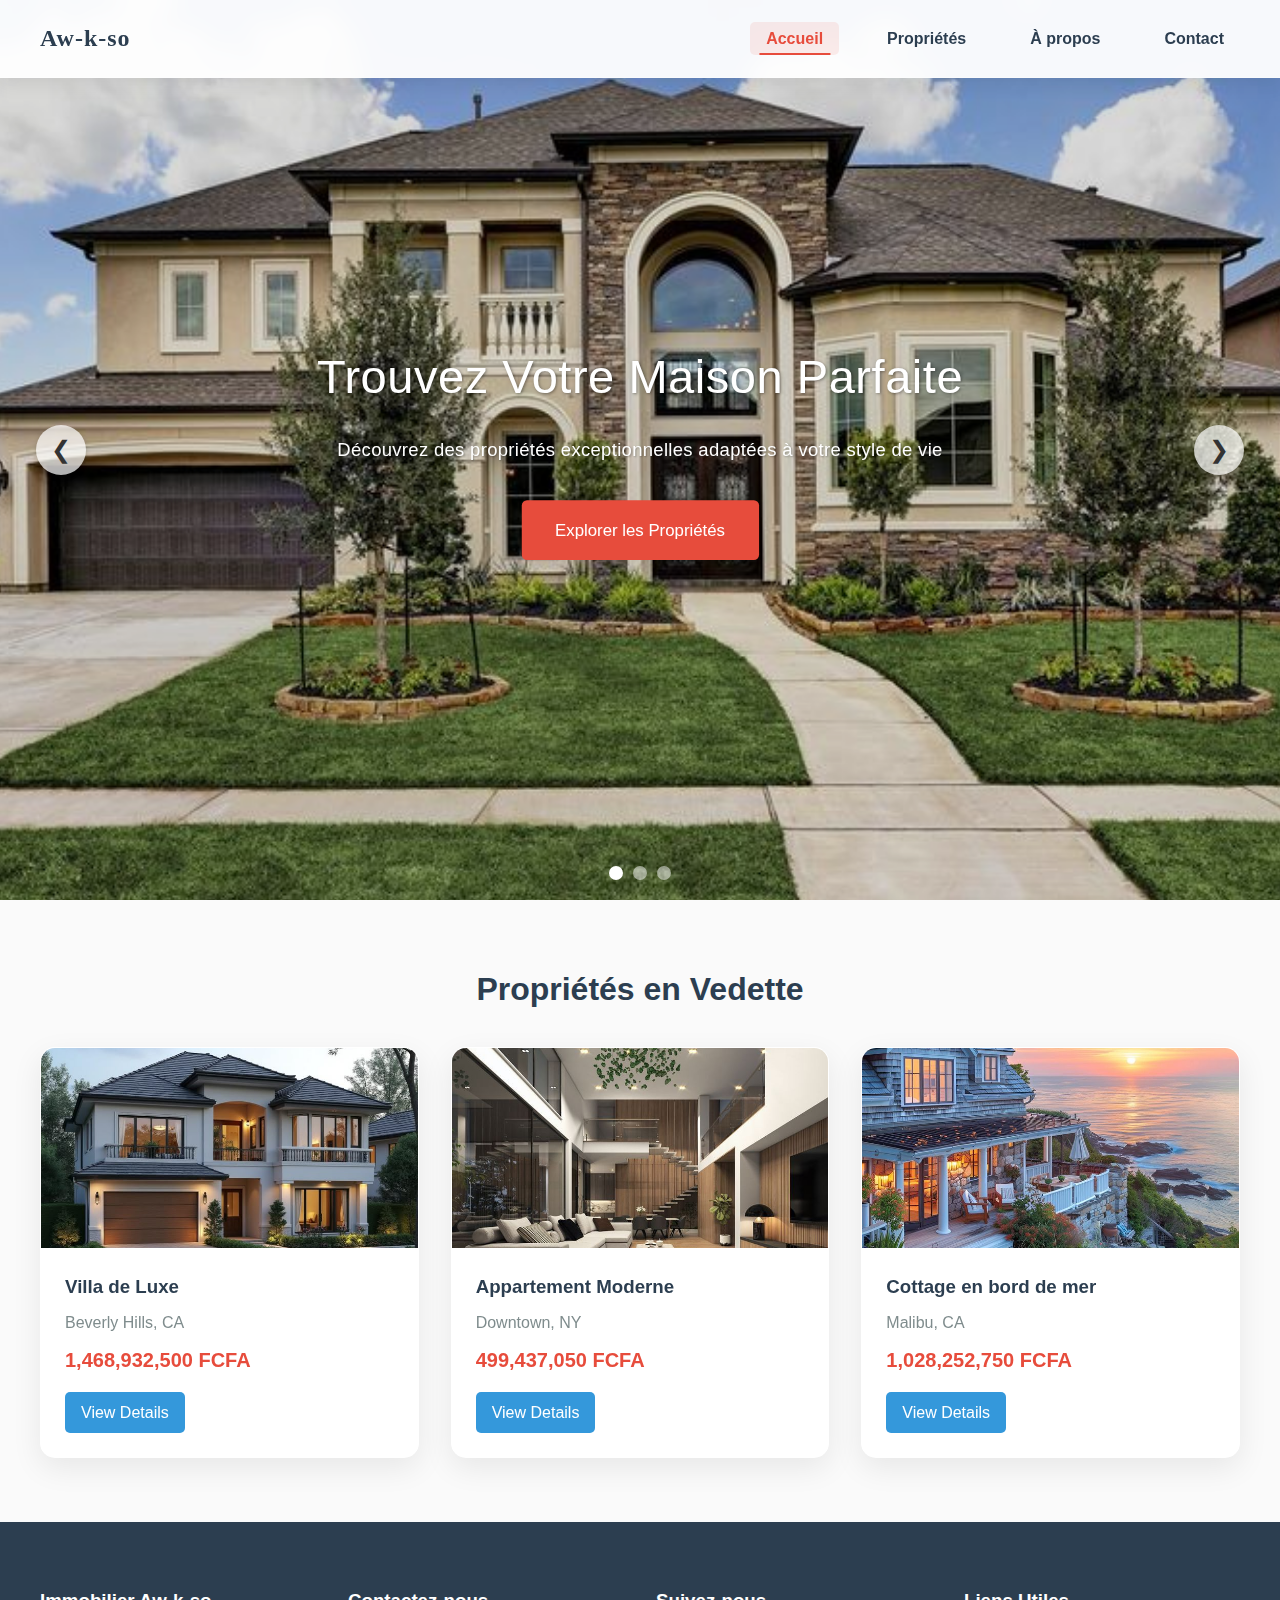
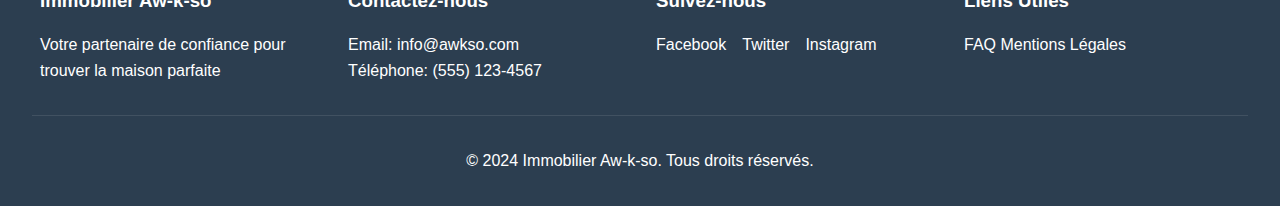
<file: index.html>
<!DOCTYPE html>
<html lang="fr">
<head>
    <meta charset="UTF-8">
    <meta name="viewport" content="width=device-width, initial-scale=1.0">
    <title>Aw-k-so - Votre Maison de Rêve Vous Attend</title>
    <link rel="stylesheet" href="css/style.css">
</head>
<body>
    <nav class="navbar">
        <a href="index.html" class="nav-brand">Aw-k-so</a>
        <ul class="nav-links">
            <li><a href="index.html" class="active">Accueil</a></li>
            <li><a href="properties.html">Propriétés</a></li>
            <li><a href="about.html">À propos</a></li>
            <li><a href="contact.html">Contact</a></li>
        </ul>
        <div class="menu-toggle">
            <span></span>
            <span></span>
            <span></span>
        </div>
    </nav>

    <header class="hero">
        <div class="slider">
            <div class="slide">
                <img src="images/home.jpg" alt="Luxury Villa with Mountain View">
                <div class="hero-content">
                    <h1>Trouvez Votre Maison Parfaite</h1>
                    <p>Découvrez des propriétés exceptionnelles adaptées à votre style de vie</p>
                    <a href="properties.html" class="cta-button">Explorer les Propriétés</a>
                </div>
            </div>
            <div class="slide">
                <img src="images/home1.jpg" alt="Modern Beachfront Property">
                <div class="hero-content">
                    <h1>Le Luxe Vous Attend</h1>
                    <p>Découvrez l'excellence de l'immobilier</p>
                    <a href="properties.html" class="cta-button">Voir les Propriétés</a>
                </div>
            </div>
            <div class="slide">
                <img src="images/home3.jpg" alt="Exclusive Penthouse View">
                <div class="hero-content">
                    <h1>Mode de Vie Exclusif</h1>
                    <p>Élevez votre expérience de vie avec des propriétés haut de gamme</p>
                    <a href="properties.html" class="cta-button">En Savoir Plus</a>
                </div>
            </div>
            <div class="slider-nav">
                <button class="prev">&#10094;</button>
                <button class="next">&#10095;</button>
            </div>
            <div class="slider-dots">
                <span class="dot active"></span>
                <span class="dot"></span>
                <span class="dot"></span>
            </div>
        </div>
    </header>

    <section class="featured-section">
        <h2>Propriétés en Vedette</h2>
        <div class="property-grid">
            <div class="property-card">
                <div class="property-image">
                    <img src="images/property1.jpg" alt="Villa de Luxe">
                </div>
                <div class="property-info">
                    <h3>Villa de Luxe</h3>
                    <p class="location">Beverly Hills, CA</p>
                    <p class="price">1,468,932,500 FCFA</p>
                    <a href="properties.html" class="view-details">View Details</a>
                </div>
            </div>
            <div class="property-card">
                <div class="property-image">
                    <img src="images/property2.jpg" alt="Modern Apartment">
                </div>
                <div class="property-info">
                    <h3>Appartement Moderne</h3>
                    <p class="location">Downtown, NY</p>
                    <p class="price">499,437,050 FCFA</p>
                    <a href="properties.html" class="view-details">View Details</a>
                </div>
            </div>
            <div class="property-card">
                <div class="property-image">
                    <img src="images/property3.jpg" alt="Seaside Cottage">
                </div>
                <div class="property-info">
                    <h3>Cottage en bord de mer</h3>
                    <p class="location">Malibu, CA</p>
                    <p class="price">1,028,252,750 FCFA</p>
                    <a href="properties.html" class="view-details">View Details</a>
                </div>
            </div>
        </div>
    </section>

    <footer class="footer">
        <div class="footer-content">
            <div class="footer-section">
                <h3>Immobilier Aw-k-so</h3>
                <p>Votre partenaire de confiance pour trouver la maison parfaite</p>
            </div>
            <div class="footer-section">
                <h3>Contactez-nous</h3>
                <p>Email: info@awkso.com</p>
                <p>Téléphone: (555) 123-4567</p>
            </div>
            <div class="footer-section">
                <h3>Suivez-nous</h3>
                <div class="social-links">
                    <a href="#">Facebook</a>
                    <a href="#">Twitter</a>
                    <a href="#">Instagram</a>
                </div>
            </div>
            <div class="footer-section">
                <h3>Liens Utiles</h3>
                <div class="footer-links">
                    <a href="faq.html">FAQ</a>
                    <a href="mentions-legales.html">Mentions Légales</a>
                </div>
            </div>
        </div>
        
        <div class="footer-bottom">
            <p>&copy; 2024 Immobilier Aw-k-so. Tous droits réservés.</p>
        </div>
    </footer>

    <script src="js/main.js"></script>
    <script src="js/slider.js"></script>
</body>
</html>
</file>
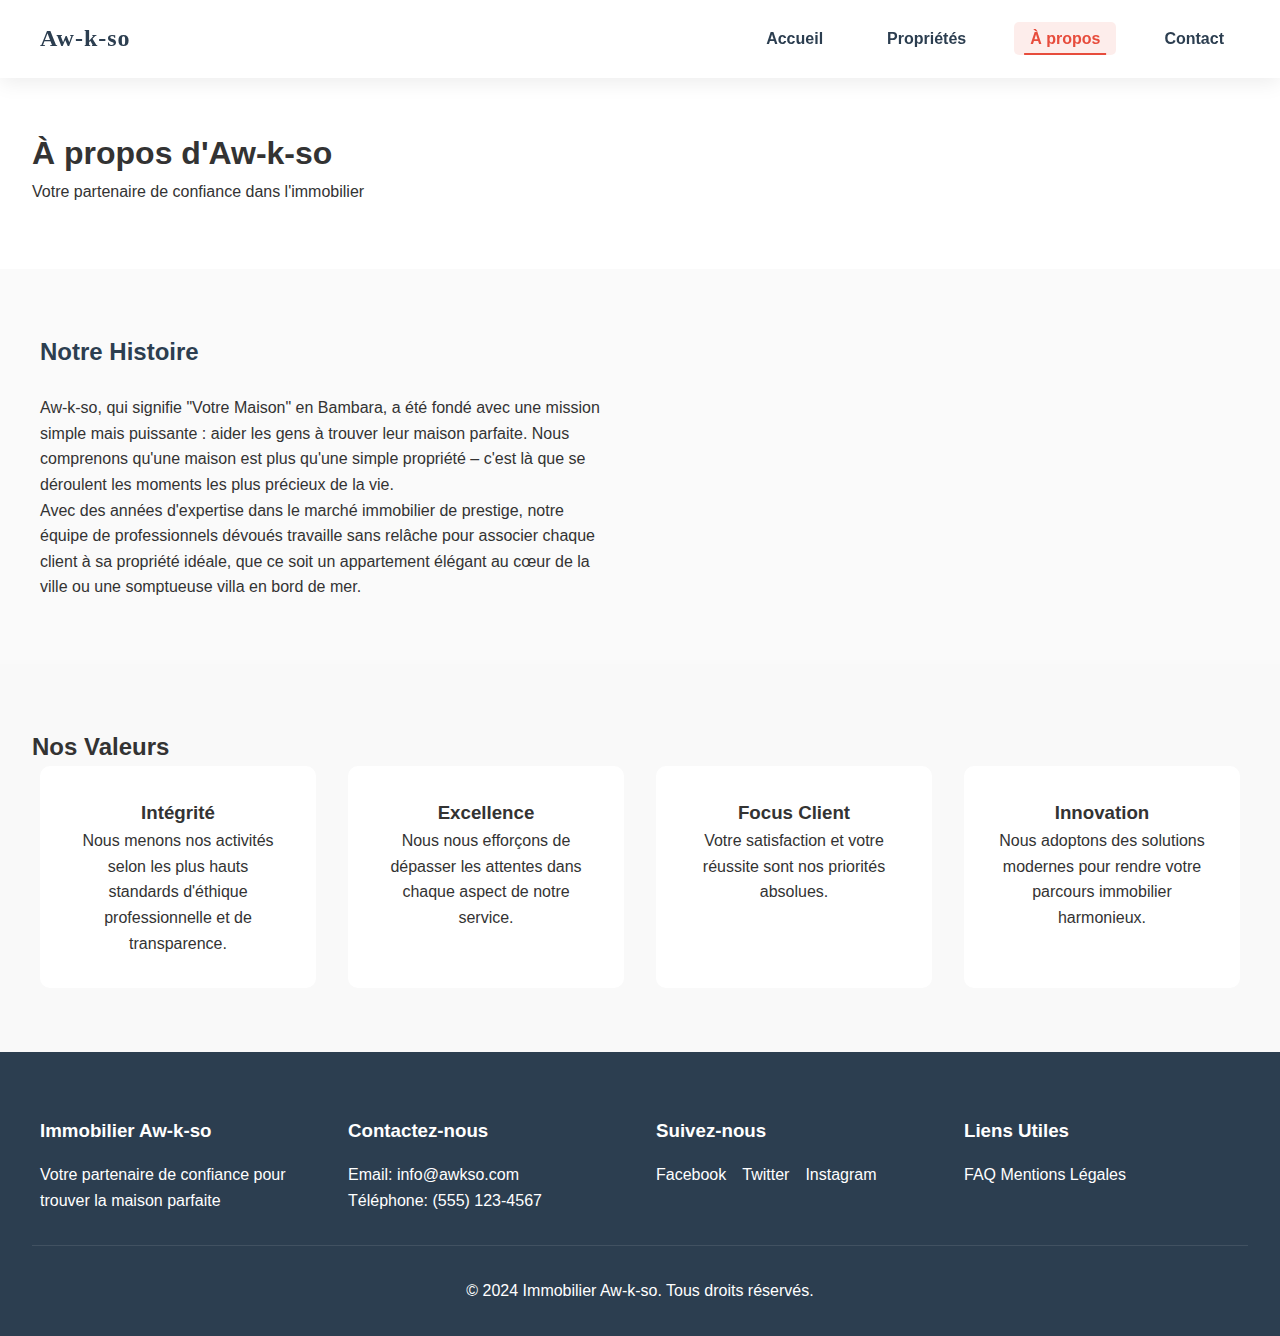
<file: about.html>
<!DOCTYPE html>
<html lang="fr">
<head>
    <meta charset="UTF-8">
    <meta name="viewport" content="width=device-width, initial-scale=1.0">
    <title>À propos - Immobilier Aw-k-so</title>
    <link rel="stylesheet" href="css/style.css">
</head>
<body>
    <nav class="navbar">
        <a href="index.html" class="nav-brand">Aw-k-so</a>
        <ul class="nav-links">
            <li><a href="index.html">Accueil</a></li>
            <li><a href="properties.html">Propriétés</a></li>
            <li><a href="about.html" class="active">À propos</a></li>
            <li><a href="contact.html">Contact</a></li>
        </ul>
        <div class="menu-toggle">
            <span></span>
            <span></span>
            <span></span>
        </div>
    </nav>

    <header class="page-header">
        <h1>À propos d'Aw-k-so</h1>
        <p>Votre partenaire de confiance dans l'immobilier</p>
    </header>

    <section class="about-section">
        <div class="about-content">
            <div class="about-text">
                <h2>Notre Histoire</h2>
                <p>Aw-k-so, qui signifie "Votre Maison" en Bambara, a été fondé avec une mission simple mais puissante : aider les gens à trouver leur maison parfaite. Nous comprenons qu'une maison est plus qu'une simple propriété – c'est là que se déroulent les moments les plus précieux de la vie.</p>
                <p>Avec des années d'expertise dans le marché immobilier de prestige, notre équipe de professionnels dévoués travaille sans relâche pour associer chaque client à sa propriété idéale, que ce soit un appartement élégant au cœur de la ville ou une somptueuse villa en bord de mer.</p>
            </div>
        </div>
    </section>

    <section class="values-section">
        <h2>Nos Valeurs</h2>
        <div class="values-grid">
            <div class="value-card">
                <h3>Intégrité</h3>
                <p>Nous menons nos activités selon les plus hauts standards d'éthique professionnelle et de transparence.</p>
            </div>
            <div class="value-card">
                <h3>Excellence</h3>
                <p>Nous nous efforçons de dépasser les attentes dans chaque aspect de notre service.</p>
            </div>
            <div class="value-card">
                <h3>Focus Client</h3>
                <p>Votre satisfaction et votre réussite sont nos priorités absolues.</p>
            </div>
            <div class="value-card">
                <h3>Innovation</h3>
                <p>Nous adoptons des solutions modernes pour rendre votre parcours immobilier harmonieux.</p>
            </div>
        </div>
    </section>

    <footer class="footer">
        <div class="footer-content">
            <div class="footer-section">
                <h3>Immobilier Aw-k-so</h3>
                <p>Votre partenaire de confiance pour trouver la maison parfaite</p>
            </div>
            <div class="footer-section">
                <h3>Contactez-nous</h3>
                <p>Email: info@awkso.com</p>
                <p>Téléphone: (555) 123-4567</p>
            </div>
            <div class="footer-section">
                <h3>Suivez-nous</h3>
                <div class="social-links">
                    <a href="#">Facebook</a>
                    <a href="#">Twitter</a>
                    <a href="#">Instagram</a>
                </div>
            </div>
            <div class="footer-section">
                <h3>Liens Utiles</h3>
                <div class="footer-links">
                    <a href="faq.html">FAQ</a>
                    <a href="mentions-legales.html">Mentions Légales</a>
                </div>
            </div>
        </div>
        <div class="footer-bottom">
            <p>&copy; 2024 Immobilier Aw-k-so. Tous droits réservés.</p>
        </div>
    </footer>

    <script src="js/main.js"></script>
</body>
</html>
</file>
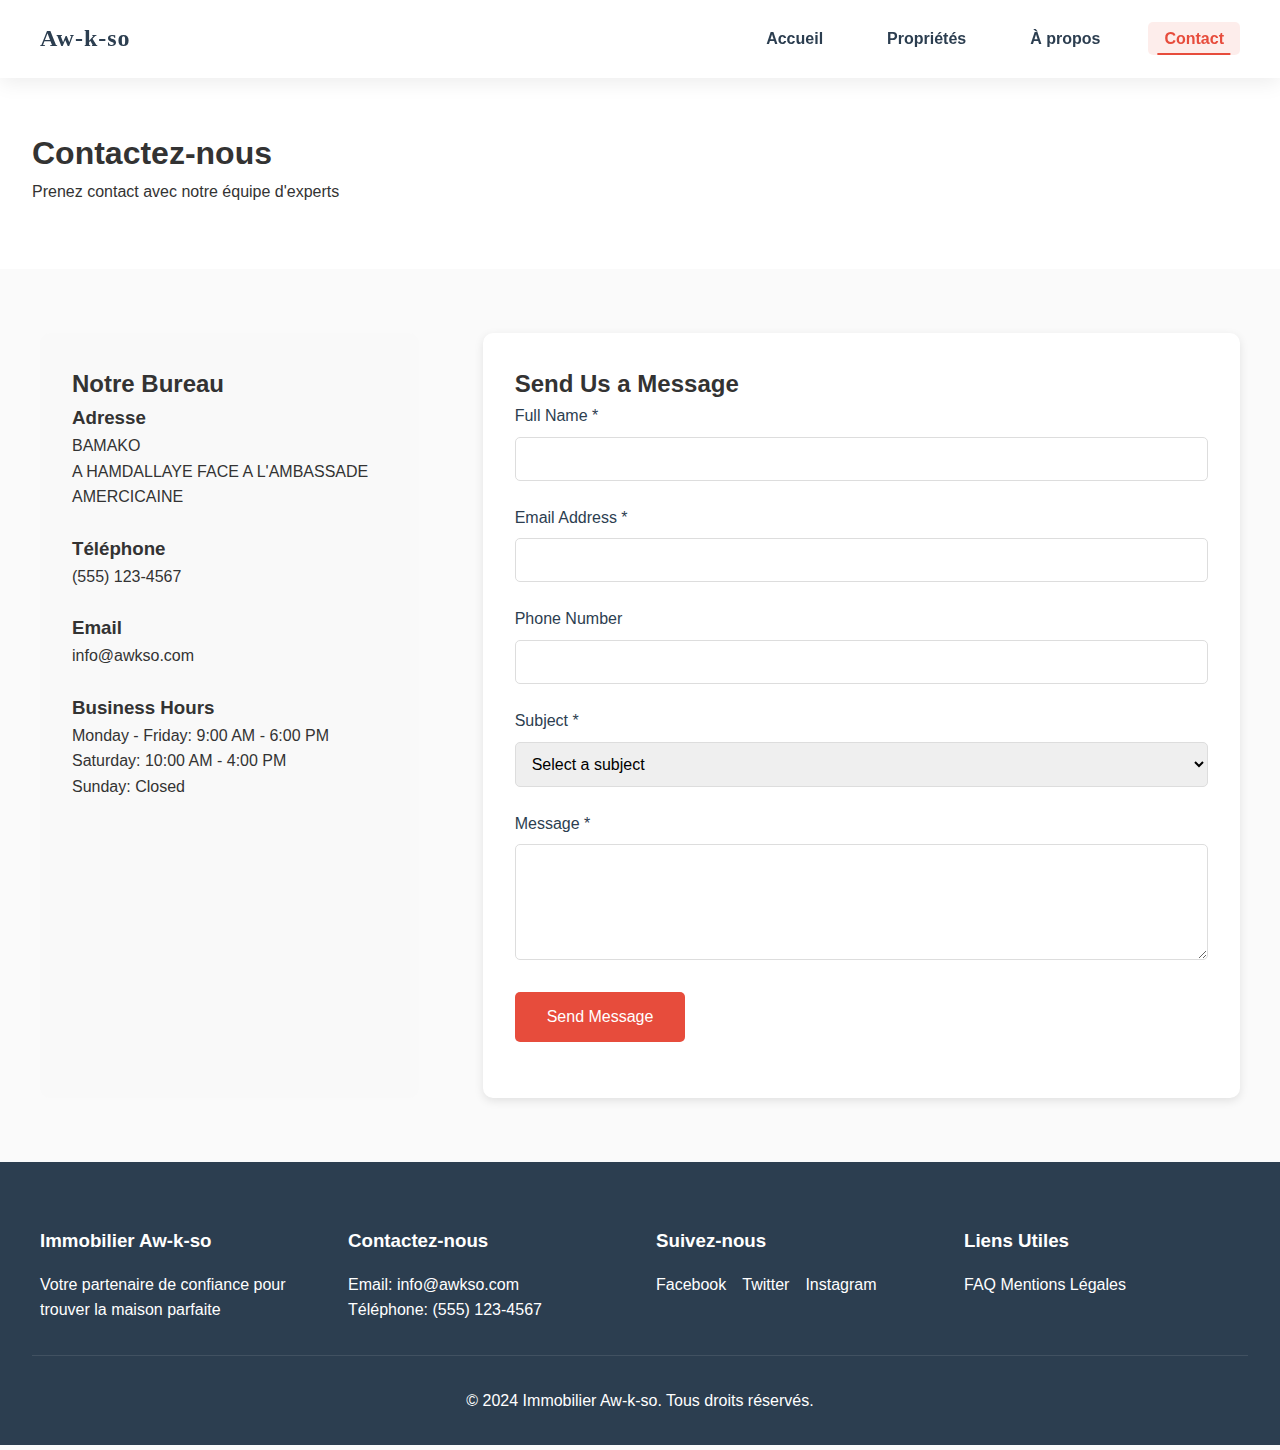
<file: contact.html>
<!DOCTYPE html>
<html lang="fr">
<head>
    <meta charset="UTF-8">
    <meta name="viewport" content="width=device-width, initial-scale=1.0">
    <title>Contactez-nous - Immobilier Aw-k-so</title>
    <link rel="stylesheet" href="css/style.css">
</head>
<body>
    <nav class="navbar">
        <a href="index.html" class="nav-brand">Aw-k-so</a>
        <ul class="nav-links">
            <li><a href="index.html">Accueil</a></li>
            <li><a href="properties.html">Propriétés</a></li>
            <li><a href="about.html">À propos</a></li>
            <li><a href="contact.html" class="active">Contact</a></li>
        </ul>
        <div class="menu-toggle">
            <span></span>
            <span></span>
            <span></span>
        </div>
    </nav>

    <header class="page-header">
        <h1>Contactez-nous</h1>
        <p>Prenez contact avec notre équipe d'experts</p>
    </header>

    <section class="contact-section">
        <div class="contact-container">
            <div class="contact-info">
                <h2>Notre Bureau</h2>
                <div class="info-item">
                    <h3>Adresse</h3>
                    <p>BAMAKO</p>
                    <p>A HAMDALLAYE FACE A L'AMBASSADE AMERCICAINE</p>
                </div>
                <div class="info-item">
                    <h3>Téléphone</h3>
                    <p>(555) 123-4567</p>
                </div>
                <div class="info-item">
                    <h3>Email</h3>
                    <p>info@awkso.com</p>
                </div>
                <div class="info-item">
                    <h3>Business Hours</h3>
                    <p>Monday - Friday: 9:00 AM - 6:00 PM</p>
                    <p>Saturday: 10:00 AM - 4:00 PM</p>
                    <p>Sunday: Closed</p>
                </div>
            </div>

            <div class="contact-form">
                <h2>Send Us a Message</h2>
                <form id="contactForm" onsubmit="return validateForm(event)">
                    <div class="form-group">
                        <label for="name">Full Name *</label>
                        <input type="text" id="name" name="name" required>
                    </div>

                    <div class="form-group">
                        <label for="email">Email Address *</label>
                        <input type="email" id="email" name="email" required>
                    </div>

                    <div class="form-group">
                        <label for="phone">Phone Number</label>
                        <input type="tel" id="phone" name="phone">
                    </div>

                    <div class="form-group">
                        <label for="subject">Subject *</label>
                        <select id="subject" name="subject" required>
                            <option value="">Select a subject</option>
                            <option value="property-inquiry">Property Inquiry</option>
                            <option value="viewing-request">Viewing Request</option>
                            <option value="general-question">General Question</option>
                            <option value="other">Other</option>
                        </select>
                    </div>

                    <div class="form-group">
                        <label for="message">Message *</label>
                        <textarea id="message" name="message" rows="5" required></textarea>
                    </div>

                    <div class="form-group">
                        <button type="submit" class="submit-button">Send Message</button>
                    </div>
                </form>
            </div>
        </div>
    </section>

    <footer class="footer">
        <div class="footer-content">
            <div class="footer-section">
                <h3>Immobilier Aw-k-so</h3>
                <p>Votre partenaire de confiance pour trouver la maison parfaite</p>
            </div>
            <div class="footer-section">
                <h3>Contactez-nous</h3>
                <p>Email: info@awkso.com</p>
                <p>Téléphone: (555) 123-4567</p>
            </div>
            <div class="footer-section">
                <h3>Suivez-nous</h3>
                <div class="social-links">
                    <a href="#">Facebook</a>
                    <a href="#">Twitter</a>
                    <a href="#">Instagram</a>
                </div>
            </div>
            <div class="footer-section">
                <h3>Liens Utiles</h3>
                <div class="footer-links">
                    <a href="faq.html">FAQ</a>
                    <a href="mentions-legales.html">Mentions Légales</a>
                </div>
            </div>
        </div>
        <div class="footer-bottom">
            <p>&copy; 2024 Immobilier Aw-k-so. Tous droits réservés.</p>
        </div>
    </footer>

    <script src="js/main.js"></script>
</body>
</html>
</file>
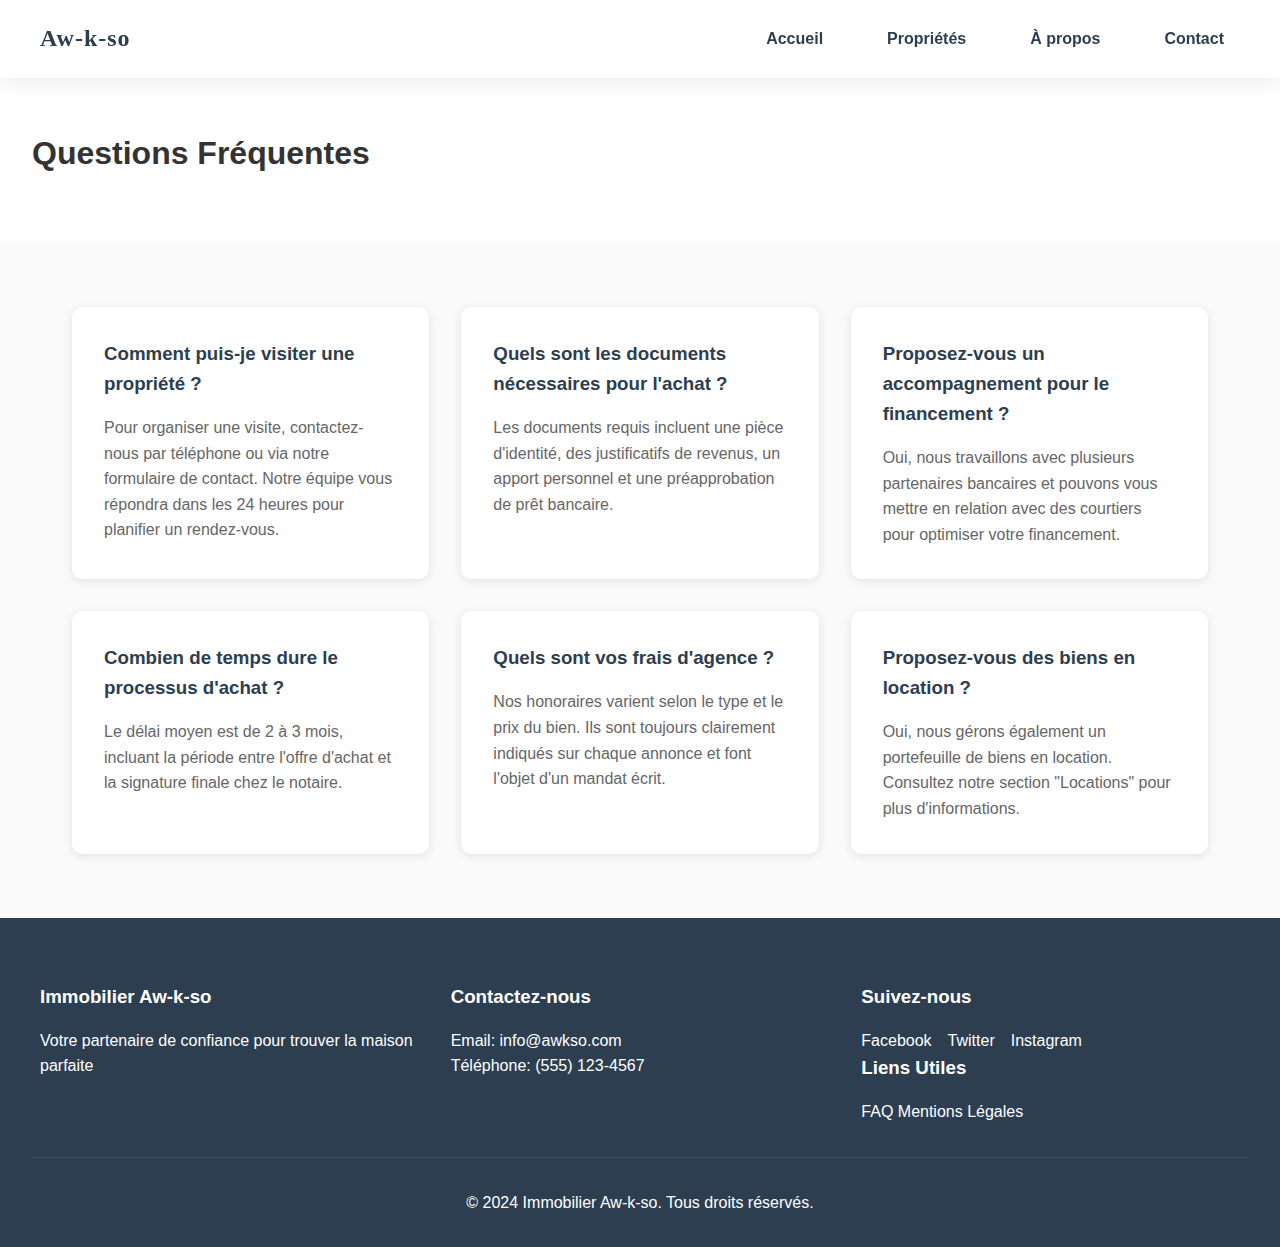
<file: faq.html>
<!DOCTYPE html>
<html lang="fr">
<head>
    <meta charset="UTF-8">
    <meta name="viewport" content="width=device-width, initial-scale=1.0">
    <title>FAQ - Immobilier Aw-k-so</title>
    <link rel="stylesheet" href="css/style.css">
</head>
<body>
    <nav class="navbar">
        <a href="index.html" class="nav-brand">Aw-k-so</a>
        <ul class="nav-links">
            <li><a href="index.html">Accueil</a></li>
            <li><a href="properties.html">Propriétés</a></li>
            <li><a href="about.html">À propos</a></li>
            <li><a href="contact.html">Contact</a></li>
        </ul>
        <div class="menu-toggle">
            <span></span>
            <span></span>
            <span></span>
        </div>
    </nav>

    <header class="page-header">
        <h1>Questions Fréquentes</h1>
    </header>

    <section class="faq-section">
        <div class="container">
            <div class="faq-grid">
                <div class="faq-item">
                    <h3>Comment puis-je visiter une propriété ?</h3>
                    <p>Pour organiser une visite, contactez-nous par téléphone ou via notre formulaire de contact. Notre équipe vous répondra dans les 24 heures pour planifier un rendez-vous.</p>
                </div>

                <div class="faq-item">
                    <h3>Quels sont les documents nécessaires pour l'achat ?</h3>
                    <p>Les documents requis incluent une pièce d'identité, des justificatifs de revenus, un apport personnel et une préapprobation de prêt bancaire.</p>
                </div>

                <div class="faq-item">
                    <h3>Proposez-vous un accompagnement pour le financement ?</h3>
                    <p>Oui, nous travaillons avec plusieurs partenaires bancaires et pouvons vous mettre en relation avec des courtiers pour optimiser votre financement.</p>
                </div>

                <div class="faq-item">
                    <h3>Combien de temps dure le processus d'achat ?</h3>
                    <p>Le délai moyen est de 2 à 3 mois, incluant la période entre l'offre d'achat et la signature finale chez le notaire.</p>
                </div>

                <div class="faq-item">
                    <h3>Quels sont vos frais d'agence ?</h3>
                    <p>Nos honoraires varient selon le type et le prix du bien. Ils sont toujours clairement indiqués sur chaque annonce et font l'objet d'un mandat écrit.</p>
                </div>

                <div class="faq-item">
                    <h3>Proposez-vous des biens en location ?</h3>
                    <p>Oui, nous gérons également un portefeuille de biens en location. Consultez notre section "Locations" pour plus d'informations.</p>
                </div>
            </div>
        </div>
    </section>

    <footer class="footer">
        <div class="footer-content">
            <div class="footer-section">
                <h3>Immobilier Aw-k-so</h3>
                <p>Votre partenaire de confiance pour trouver la maison parfaite</p>
            </div>
            <div class="footer-section">
                <h3>Contactez-nous</h3>
                <p>Email: info@awkso.com</p>
                <p>Téléphone: (555) 123-4567</p>
            </div>
            <div class="footer-section">
                <h3>Suivez-nous</h3>
                <div class="social-links">
                    <a href="#">Facebook</a>
                    <a href="#">Twitter</a>
                    <a href="#">Instagram</a>
                </div>
                <div class="footer-section">
                    <h3>Liens Utiles</h3>
                    <div class="footer-links">
                        <a href="faq.html">FAQ</a>
                        <a href="mentions-legales.html">Mentions Légales</a>
                    </div>
                </div>
            </div>
            
        </div>
        <div class="footer-bottom">
            <p>&copy; 2024 Immobilier Aw-k-so. Tous droits réservés.</p>
        </div>
    </footer>
</body>
</html>
</file>
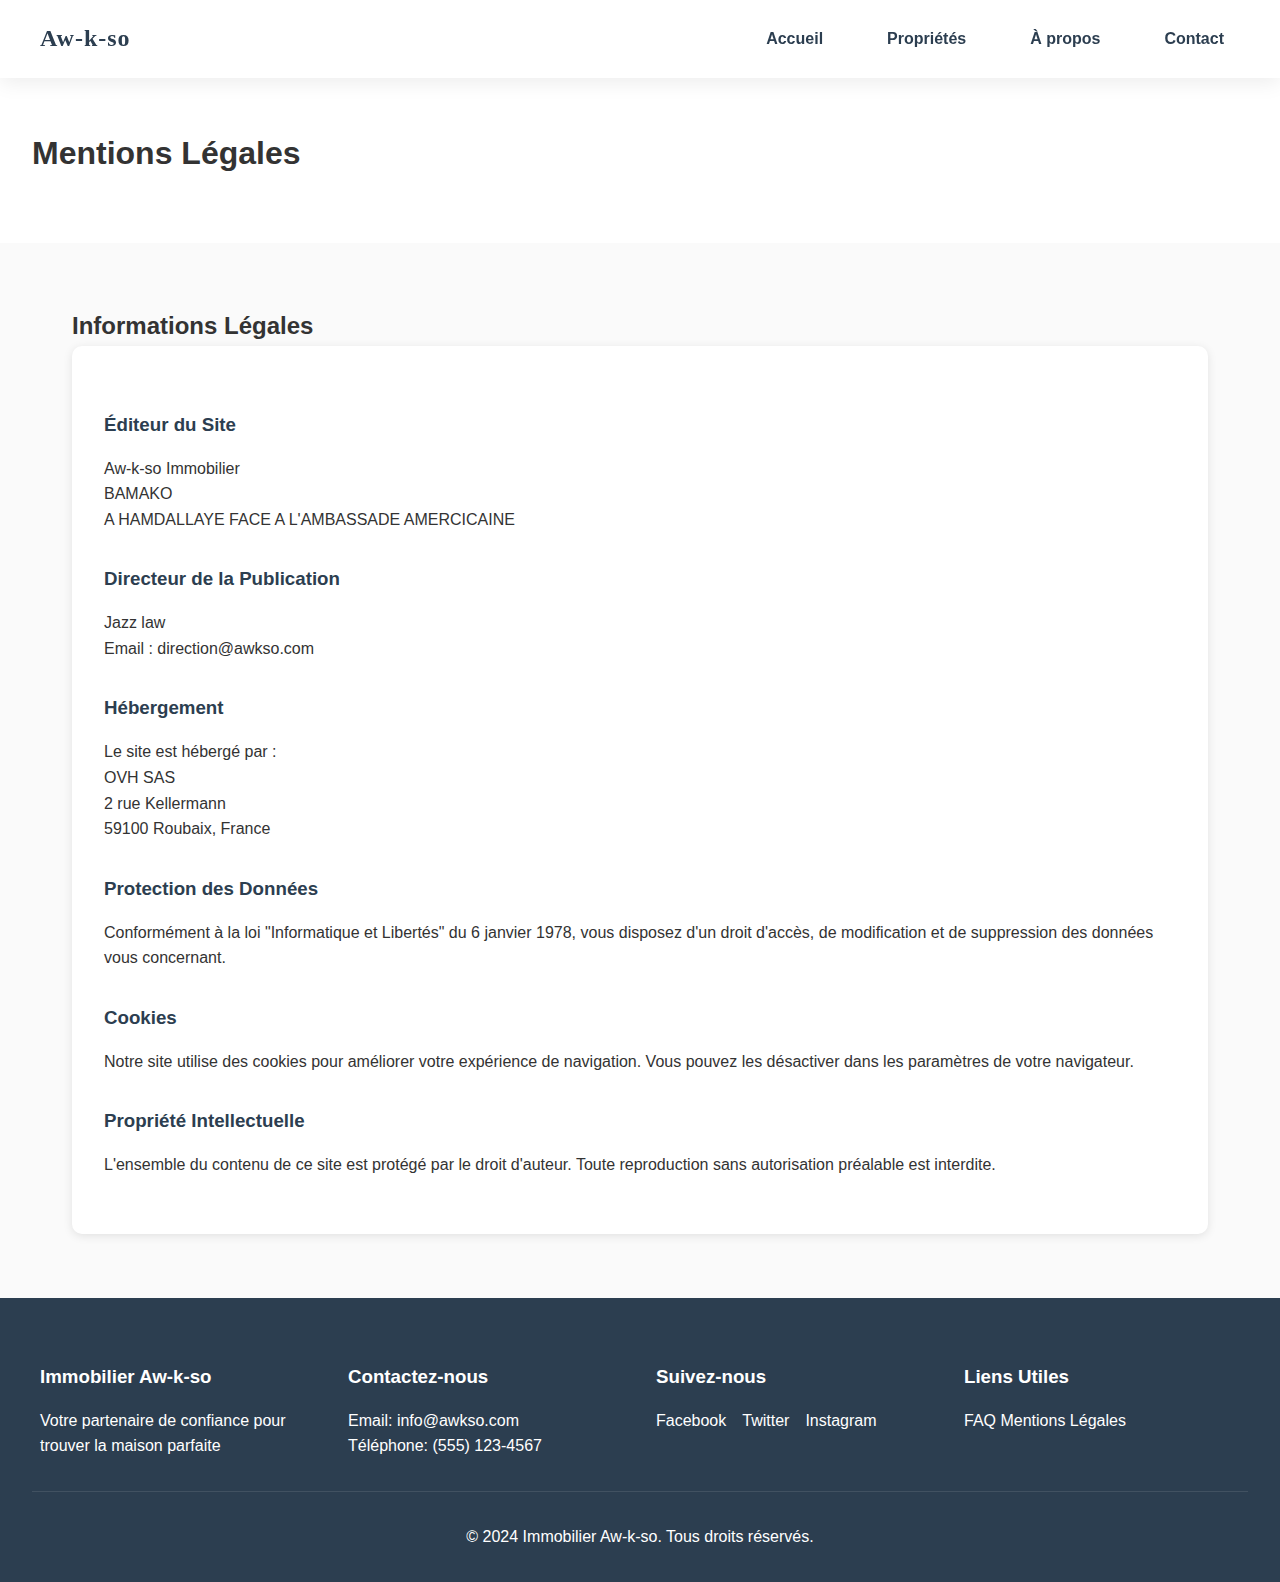
<file: mentions-legales.html>
<!DOCTYPE html>
<html lang="fr">
<head>
    <meta charset="UTF-8">
    <meta name="viewport" content="width=device-width, initial-scale=1.0">
    <title>Mentions Légales - Immobilier Aw-k-so</title>
    <link rel="stylesheet" href="css/style.css">
</head>
<body>
    <nav class="navbar">
        <a href="index.html" class="nav-brand">Aw-k-so</a>
        <ul class="nav-links">
            <li><a href="index.html">Accueil</a></li>
            <li><a href="properties.html">Propriétés</a></li>
            <li><a href="about.html">À propos</a></li>
            <li><a href="contact.html">Contact</a></li>
        </ul>
        <div class="menu-toggle">
            <span></span>
            <span></span>
            <span></span>
        </div>
    </nav>

    <header class="page-header">
        <h1>Mentions Légales</h1>
    </header>

    <section class="legal-section">
        <div class="container">
            <h2>Informations Légales</h2>
            <div class="legal-content">
                <h3>Éditeur du Site</h3>
                <p>Aw-k-so Immobilier<br>
                    BAMAKO<br>
                    A HAMDALLAYE FACE A L'AMBASSADE AMERCICAINE<br>
                </p>

                <h3>Directeur de la Publication</h3>
                <p>Jazz law<br>
                Email : direction@awkso.com</p>

                <h3>Hébergement</h3>
                <p>Le site est hébergé par :<br>
                OVH SAS<br>
                2 rue Kellermann<br>
                59100 Roubaix, France</p>

                <h3>Protection des Données</h3>
                <p>Conformément à la loi "Informatique et Libertés" du 6 janvier 1978, vous disposez d'un droit d'accès, de modification et de suppression des données vous concernant.</p>

                <h3>Cookies</h3>
                <p>Notre site utilise des cookies pour améliorer votre expérience de navigation. Vous pouvez les désactiver dans les paramètres de votre navigateur.</p>

                <h3>Propriété Intellectuelle</h3>
                <p>L'ensemble du contenu de ce site est protégé par le droit d'auteur. Toute reproduction sans autorisation préalable est interdite.</p>
            </div>
        </div>
    </section>

    <footer class="footer">
        <div class="footer-content">
            <div class="footer-section">
                <h3>Immobilier Aw-k-so</h3>
                <p>Votre partenaire de confiance pour trouver la maison parfaite</p>
            </div>
            <div class="footer-section">
                <h3>Contactez-nous</h3>
                <p>Email: info@awkso.com</p>
                <p>Téléphone: (555) 123-4567</p>
            </div>
            <div class="footer-section">
                <h3>Suivez-nous</h3>
                <div class="social-links">
                    <a href="#">Facebook</a>
                    <a href="#">Twitter</a>
                    <a href="#">Instagram</a>
                </div>
            </div>
            <div class="footer-section">
                <h3>Liens Utiles</h3>
                <div class="footer-links">
                    <a href="faq.html">FAQ</a>
                    <a href="mentions-legales.html">Mentions Légales</a>
                </div>
            </div>
        </div>
        
        <div class="footer-bottom">
            <p>&copy; 2024 Immobilier Aw-k-so. Tous droits réservés.</p>
        </div>
    </footer>
</body>
</html>
</file>
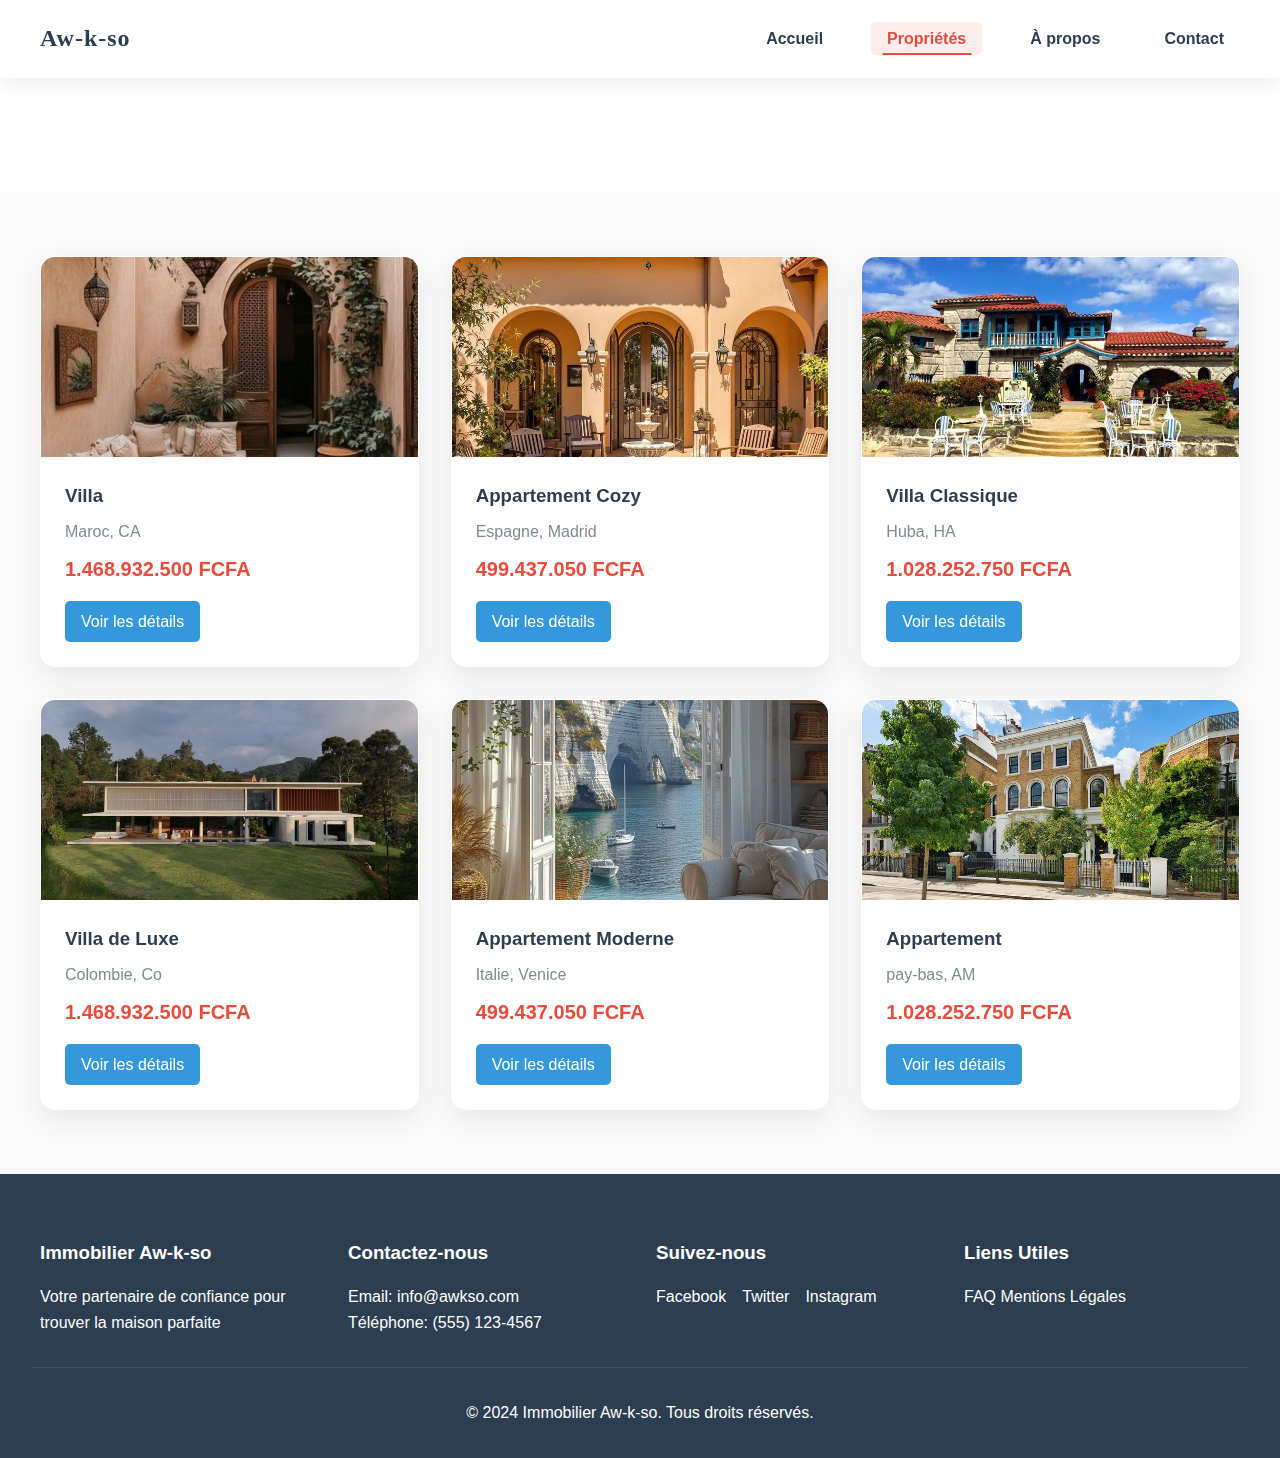
<file: properties.html>
<!DOCTYPE html>
<html lang="fr">
<head>
    <meta charset="UTF-8">
    <meta name="viewport" content="width=device-width, initial-scale=1.0">
    <title>Propriétés - Immobilier Aw-k-so</title>
    <link rel="stylesheet" href="css/style.css">
</head>
<body>
    <nav class="navbar">
        <a href="index.html" class="nav-brand">Aw-k-so</a>
        <ul class="nav-links">
            <li><a href="index.html">Accueil</a></li>
            <li><a href="properties.html" class="active">Propriétés</a></li>
            <li><a href="about.html">À propos</a></li>
            <li><a href="contact.html">Contact</a></li>
        </ul>
        <div class="menu-toggle">
            <span></span>
            <span></span>
            <span></span>
        </div>
    </nav>

    <header class="page-header">
    </header>

    <section class="featured-section">
        <div class="property-grid">
            <div class="property-card">
                <div class="property-image">
                    <img src="images/property4.jpg" alt="Villa de Luxe">
                </div>
                <div class="property-info">
                    <h3>Villa</h3>
                    <p class="location">Maroc, CA</p>
                    <p class="price">1.468.932.500 FCFA</p>
                    <a href="#" class="view-details">Voir les détails</a>
                </div>
            </div>

            <div class="property-card">
                <div class="property-image">
                    <img src="images/property5.jpg" alt="Appartement Moderne">
                </div>
                <div class="property-info">
                    <h3>Appartement Cozy</h3>
                    <p class="location">Espagne, Madrid</p>
                    <p class="price">499.437.050 FCFA</p>
                    <a href="#" class="view-details">Voir les détails</a>
                </div>
            </div>

            <div class="property-card">
                <div class="property-image">
                    <img src="images/properties6.jpg" alt="Cottage en Bord de Mer">
                </div>
                <div class="property-info">
                    <h3>Villa Classique</h3>
                    <p class="location">Huba, HA</p>
                    <p class="price">1.028.252.750 FCFA</p>
                    <a href="#" class="view-details">Voir les détails</a>
                </div>
            </div>
        </di <div class="property-grid">
            <div class="property-card">
                <div class="property-image">
                    <img src="images/properties7.jpg" alt="Villa de Luxe">
                </div>
                <div class="property-info">
                    <h3>Villa de Luxe</h3>
                    <p class="location">Colombie, Co</p>
                    <p class="price">1.468.932.500 FCFA</p>
                    <a href="#" class="view-details">Voir les détails</a>
                </div>
            </div>

            <div class="property-card">
                <div class="property-image">
                    <img src="images/properties8.jpg" alt="Appartement Moderne">
                </div>
                <div class="property-info">
                    <h3>Appartement Moderne</h3>
                    <p class="location">Italie, Venice</p>
                    <p class="price">499.437.050 FCFA</p>
                    <a href="#" class="view-details">Voir les détails</a>
                </div>
            </div>

            <div class="property-card">
                <div class="property-image">
                    <img src="images/properties9.jpg" alt="Cottage en Bord de Mer">
                </div>
                <div class="property-info">
                    <h3>Appartement</h3>
                    <p class="location">pay-bas, AM</p>
                    <p class="price">1.028.252.750 FCFA</p>
                    <a href="#" class="view-details">Voir les détails</a>
                </div>
            </div>
        </div>
            </section>

    <footer class="footer">
        <div class="footer-content">
            <div class="footer-section">
                <h3>Immobilier Aw-k-so</h3>
                <p>Votre partenaire de confiance pour trouver la maison parfaite</p>
            </div>
            <div class="footer-section">
                <h3>Contactez-nous</h3>
                <p>Email: info@awkso.com</p>
                <p>Téléphone: (555) 123-4567</p>
            </div>
            <div class="footer-section">
                <h3>Suivez-nous</h3>
                <div class="social-links">
                    <a href="#">Facebook</a>
                    <a href="#">Twitter</a>
                    <a href="#">Instagram</a>
                </div>
            </div>
            <div class="footer-section">
                <h3>Liens Utiles</h3>
                <div class="footer-links">
                    <a href="faq.html">FAQ</a>
                    <a href="mentions-legales.html">Mentions Légales</a>
                </div>
            </div>
        </div>
        <div class="footer-bottom">
            <p>&copy; 2024 Immobilier Aw-k-so. Tous droits réservés.</p>
        </div>
    </footer>

    <script src="js/main.js"></script>
</body>
</html>
</file>
<file: css/style.css>
/* Reset and base styles */
* {
    margin: 0;
    padding: 0;
    box-sizing: border-box;
}

@import url('https://fonts.googleapis.com/css2?family=Playfair+Display:wght@400;500;600;700&family=Poppins:wght@300;400;500;600&display=swap');

body {
    font-family: 'Poppins', sans-serif;
    line-height: 1.6;
    color: #333;
    background-color: #fafafa;
}

/* Navigation */
.navbar {
    position: fixed;
    top: 0;
    width: 100%;
    background: rgba(255, 255, 255, 0.95);
    padding: 1.2rem 2.5rem;
    display: flex;
    justify-content: space-between;
    align-items: center;
    box-shadow: 0 4px 20px rgba(0, 0, 0, 0.08);
    z-index: 1000;
    backdrop-filter: blur(10px);
    border-bottom: 1px solid rgba(255, 255, 255, 0.3);
}

.nav-brand {
    font-size: 1.5rem;
    font-weight: bold;
    color: #2c3e50;
    text-decoration: none;
    display: flex;
    align-items: center;
    font-family: 'Playfair Display', serif;
    letter-spacing: 1px;
    transition: transform 0.3s ease;
}

.nav-brand:hover {
    transform: scale(1.05);
}

.nav-links {
    display: flex;
    list-style: none;
    gap: 2rem;
}

.nav-links a {
    text-decoration: none;
    color: #2c3e50;
    font-weight: 600;
    transition: all 0.3s ease;
    padding: 0.5rem 1rem;
    border-radius: 5px;
    position: relative;
}

.nav-links a::after {
    content: '';
    position: absolute;
    bottom: 0;
    left: 50%;
    width: 0;
    height: 2px;
    background-color: #e74c3c;
    transition: all 0.3s ease;
    transform: translateX(-50%);
}

.nav-links a:hover::after,
.nav-links a.active::after {
    width: 80%;
}

.nav-links a:hover,
.nav-links a.active {
    color: #e74c3c;
    background-color: rgba(231, 76, 60, 0.1);
}

.menu-toggle {
    display: none;
    flex-direction: column;
    gap: 5px;
    cursor: pointer;
}

.menu-toggle span {
    width: 25px;
    height: 3px;
    background-color: #2c3e50;
    transition: all 0.3s ease;
}

/* Hero Section */
.hero {
    position: relative;
    width: 100%;
    height: 100vh;
    overflow: hidden;
    min-height: 800px;
}

.slider {
    position: relative;
    width: 100%;
    height: 100%;
}

.slide {
    position: absolute;
    width: 100%;
    height: 100%;
    opacity: 0;
    transition: all 0.8s ease-in-out;
    transform: scale(1.05);
}

.slide.active {
    opacity: 1;
    transform: scale(1);
}

.slide:first-child {
    opacity: 1;
}

.slide img {
    width: 100%;
    height: 100%;
    object-fit: cover;
    object-position: center;
    min-height: 800px;
    filter: brightness(0.85);
}

.slider-nav {
    position: absolute;
    top: 50%;
    width: 100%;
    transform: translateY(-50%);
    display: flex;
    justify-content: space-between;
    padding: 0 20px;
    z-index: 1;
}

.slider-nav button {
    background: rgba(255, 255, 255, 0.7);
    border: none;
    border-radius: 50%;
    width: 50px;
    height: 50px;
    cursor: pointer;
    font-size: 24px;
    transition: all 0.3s ease;
    display: flex;
    align-items: center;
    justify-content: center;
    color: #333;
    box-shadow: 0 2px 5px rgba(0,0,0,0.2);
}

.slider-nav button:hover {
    background: rgba(255, 255, 255, 0.9);
}

.slider-dots {
    position: absolute;
    bottom: 20px;
    left: 50%;
    transform: translateX(-50%);
    display: flex;
    gap: 10px;
    z-index: 1;
}

.dot {
    width: 14px;
    height: 14px;
    border-radius: 50%;
    background: rgba(255, 255, 255, 0.5);
    cursor: pointer;
    transition: all 0.3s ease;
    border: 2px solid transparent;
}

.dot:hover {
    background: rgba(255, 255, 255, 0.8);
    transform: scale(1.1);
}

.dot.active {
    background: #ffffff;
}

.hero {
    height: 100vh;
    display: flex;
    align-items: center;
    justify-content: center;
    text-align: center;
    color: white;
    padding: 0 1rem;
}

.hero-content {
    position: absolute;
    top: 50%;
    left: 50%;
    transform: translate(-50%, -50%);
    width: 90%;
    max-width: 1200px;
    text-align: center;
    z-index: 2;
}

.hero-content h1 {
    font-size: clamp(1.5rem, 4vw, 2.8rem);
    margin-bottom: 1.2rem;
    color: #ffffff;
    text-shadow: 1px 1px 3px rgba(0, 0, 0, 0.4);
    letter-spacing: 0.5px;
    font-weight: 500;
}

.hero-content p {
    font-size: clamp(0.9rem, 1.8vw, 1.1rem);
    margin-bottom: 2rem;
    color: #ffffff;
    text-shadow: 1px 1px 2px rgba(0, 0, 0, 0.3);
    letter-spacing: 0.3px;
    line-height: 1.7;
}

.cta-button {
    display: inline-block;
    padding: 1rem 2rem;
    background-color: #e74c3c;
    color: white;
    text-decoration: none;
    border-radius: 5px;
    transition: background-color 0.3s ease;
}

.cta-button:hover {
    background-color: #c0392b;
}

/* Featured Section */
.featured-section {
    padding: 4rem 2rem;
}

.featured-section h2 {
    text-align: center;
    margin-bottom: 2rem;
    font-size: 2rem;
    color: #2c3e50;
}

.property-grid {
    display: grid;
    grid-template-columns: repeat(3, 1fr);
    gap: 2rem;
    max-width: 1200px;
    margin: 0 auto;
}

.property-card {
    background: white;
    border-radius: 15px;
    overflow: hidden;
    box-shadow: 0 10px 30px rgba(0, 0, 0, 0.08);
    transition: all 0.4s ease;
    border: 1px solid rgba(255, 255, 255, 0.1);
    backdrop-filter: blur(5px);
}

.property-card:hover {
    transform: translateY(-10px);
    box-shadow: 0 15px 40px rgba(0, 0, 0, 0.12);
}

.property-image {
    height: 200px;
    overflow: hidden;
}

.property-image img {
    width: 100%;
    height: 100%;
    object-fit: cover;
}

.property-info {
    padding: 1.5rem;
}

.property-info h3 {
    margin-bottom: 0.5rem;
    color: #2c3e50;
}

.location {
    color: #7f8c8d;
    margin-bottom: 0.5rem;
}

.price {
    font-size: 1.25rem;
    font-weight: bold;
    color: #e74c3c;
    margin-bottom: 1rem;
}



.view-details {
    display: inline-block;
    padding: 0.5rem 1rem;
    background-color: #3498db;
    color: white;
    text-decoration: none;
    border-radius: 5px;
    transition: background-color 0.3s ease;
}

.view-details:hover {
    background-color: #2980b9;
}

/* About Page */
.page-header {
    background-color: white;
    padding: 8rem 2rem 4rem;
}

.about-section {
    padding: 4rem 2rem;
}

.about-content {
    max-width: 1200px;
    margin: 0 auto;
    display: grid;
    grid-template-columns: 1fr 1fr;
    gap: 4rem;
    align-items: center;
}

.about-text h2 {
    margin-bottom: 1.5rem;
    color: #2c3e50;
}

.about-image img {
    width: 100%;
    border-radius: 10px;
}

.values-section {
    background-color: #f9f9f9;
    padding: 4rem 2rem;
}

.values-grid {
    max-width: 1200px;
    margin: 0 auto;
    display: grid;
    grid-template-columns: repeat(auto-fit, minmax(250px, 1fr));
    gap: 2rem;
}

.value-card {
    background: white;
    padding: 2rem;
    border-radius: 10px;
    text-align: center;
}

/* Contact Page */
.contact-section {
    padding: 4rem 2rem;
}

.contact-container {
    max-width: 1200px;
    margin: 0 auto;
    display: grid;
    grid-template-columns: 1fr 2fr;
    gap: 4rem;
}

.contact-info {
    background-color: #f9f9f9;
    padding: 2rem;
    border-radius: 10px;
}

.info-item {
    margin-bottom: 1.5rem;
}

.contact-form {
    background: white;
    padding: 2rem;
    border-radius: 10px;
    box-shadow: 0 3px 10px rgba(0, 0, 0, 0.1);
}

.form-group {
    margin-bottom: 1.5rem;
}

label {
    display: block;
    margin-bottom: 0.5rem;
    color: #2c3e50;
}

input,
select,
textarea {
    width: 100%;
    padding: 0.75rem;
    border: 1px solid #ddd;
    border-radius: 5px;
    font-size: 1rem;
}

.submit-button {
    background-color: #e74c3c;
    color: white;
    padding: 1rem 2rem;
    border: none;
    border-radius: 5px;
    cursor: pointer;
    font-size: 1rem;
    transition: background-color 0.3s ease;
}

.submit-button:hover {
    background-color: #c0392b;
}

/* Footer */
.footer {
    background-color: #2c3e50;
    color: white;
    padding: 4rem 2rem 2rem;
}

.footer-content {
    max-width: 1200px;
    margin: 0 auto;
    display: grid;
    grid-template-columns: repeat(auto-fit, minmax(250px, 1fr));
    gap: 2rem;
}

.footer-section h3 {
    margin-bottom: 1rem;
}

.social-links {
    display: flex;
    gap: 1rem;
}

.social-links a {
    color: white;
    text-decoration: none;
}

.footer-bottom {
    text-align: center;
    margin-top: 2rem;
    padding-top: 2rem;
    border-top: 1px solid rgba(255, 255, 255, 0.1);
}

/* Styles pour les sections légales et FAQ */
.legal-section,
.faq-section {
    padding: 4rem 2rem;
    max-width: 1200px;
    margin: 0 auto;
}

.legal-content {
    background: white;
    padding: 2rem;
    border-radius: 10px;
    box-shadow: 0 2px 10px rgba(0,0,0,0.1);
}

.legal-content h3 {
    color: #2c3e50;
    margin-top: 2rem;
    margin-bottom: 1rem;
}

.legal-content p {
    margin-bottom: 1.5rem;
    line-height: 1.6;
}

.faq-grid {
    display: grid;
    grid-template-columns: repeat(auto-fit, minmax(300px, 1fr));
    gap: 2rem;
}

.faq-item {
    background: white;
    padding: 2rem;
    border-radius: 10px;
    box-shadow: 0 2px 10px rgba(0,0,0,0.1);
    transition: transform 0.3s ease;
}

.faq-item:hover {
    transform: translateY(-5px);
}

.faq-item h3 {
    color: #2c3e50;
    margin-bottom: 1rem;
}

.faq-item p {
    color: #666;
    line-height: 1.6;

}
.footer-links a {
    color: white;
    text-decoration: none;
    
}

/* Responsive Design */
@media (max-width: 768px) {
    .legal-content,
    .faq-item {
        padding: 1.5rem;
    }
}

@media (max-width: 768px) {
    .menu-toggle {
        display: flex;
    }

    .nav-links {
        display: none;
        position: absolute;
        top: 100%;
        left: 0;
        width: 100%;
        background: white;
        flex-direction: column;
        padding: 1rem;
        text-align: center;
    }

    .nav-links.active {
        display: flex;
    }

    .hero-content h1 {
        font-size: 2rem;
        letter-spacing: 0.4px;
    }

    .about-content,
    .contact-container {
        grid-template-columns: 1fr;
    }

    .property-grid {
        grid-template-columns: 1fr;
    }
}
</file>
